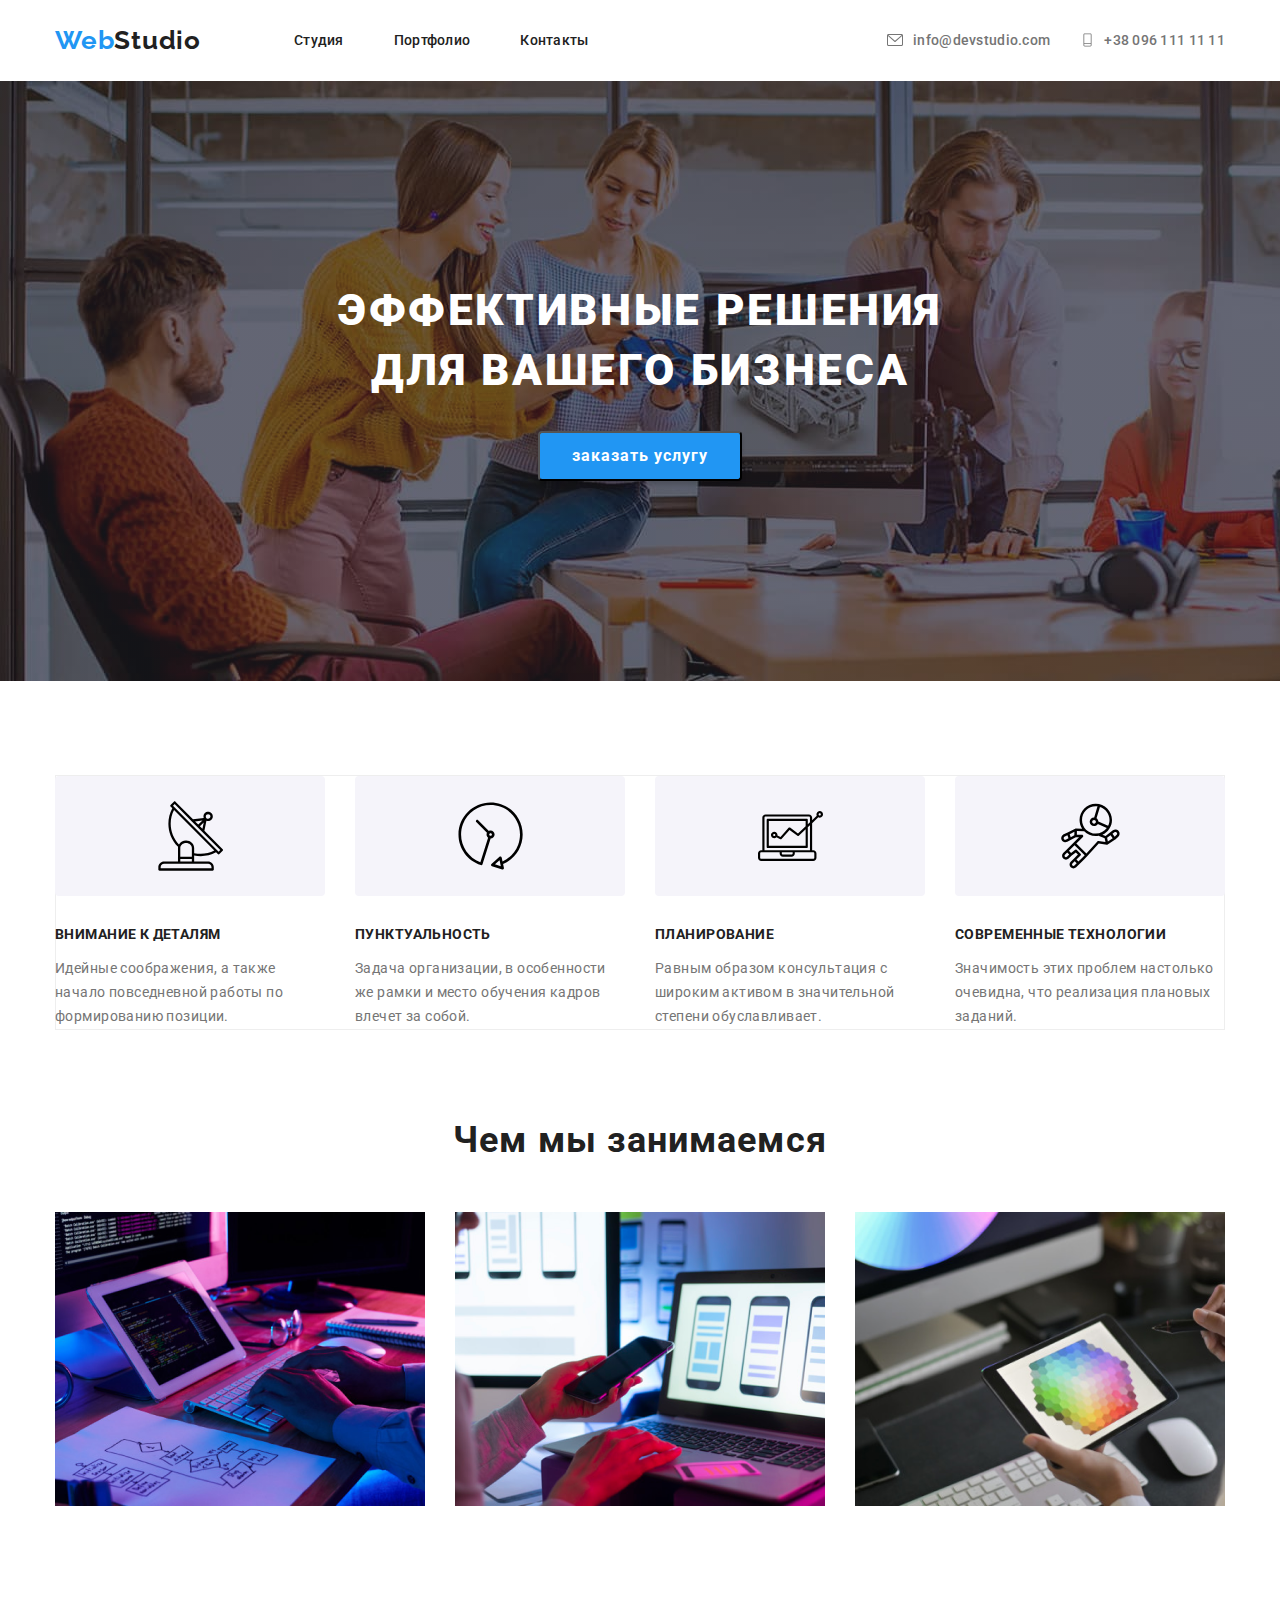
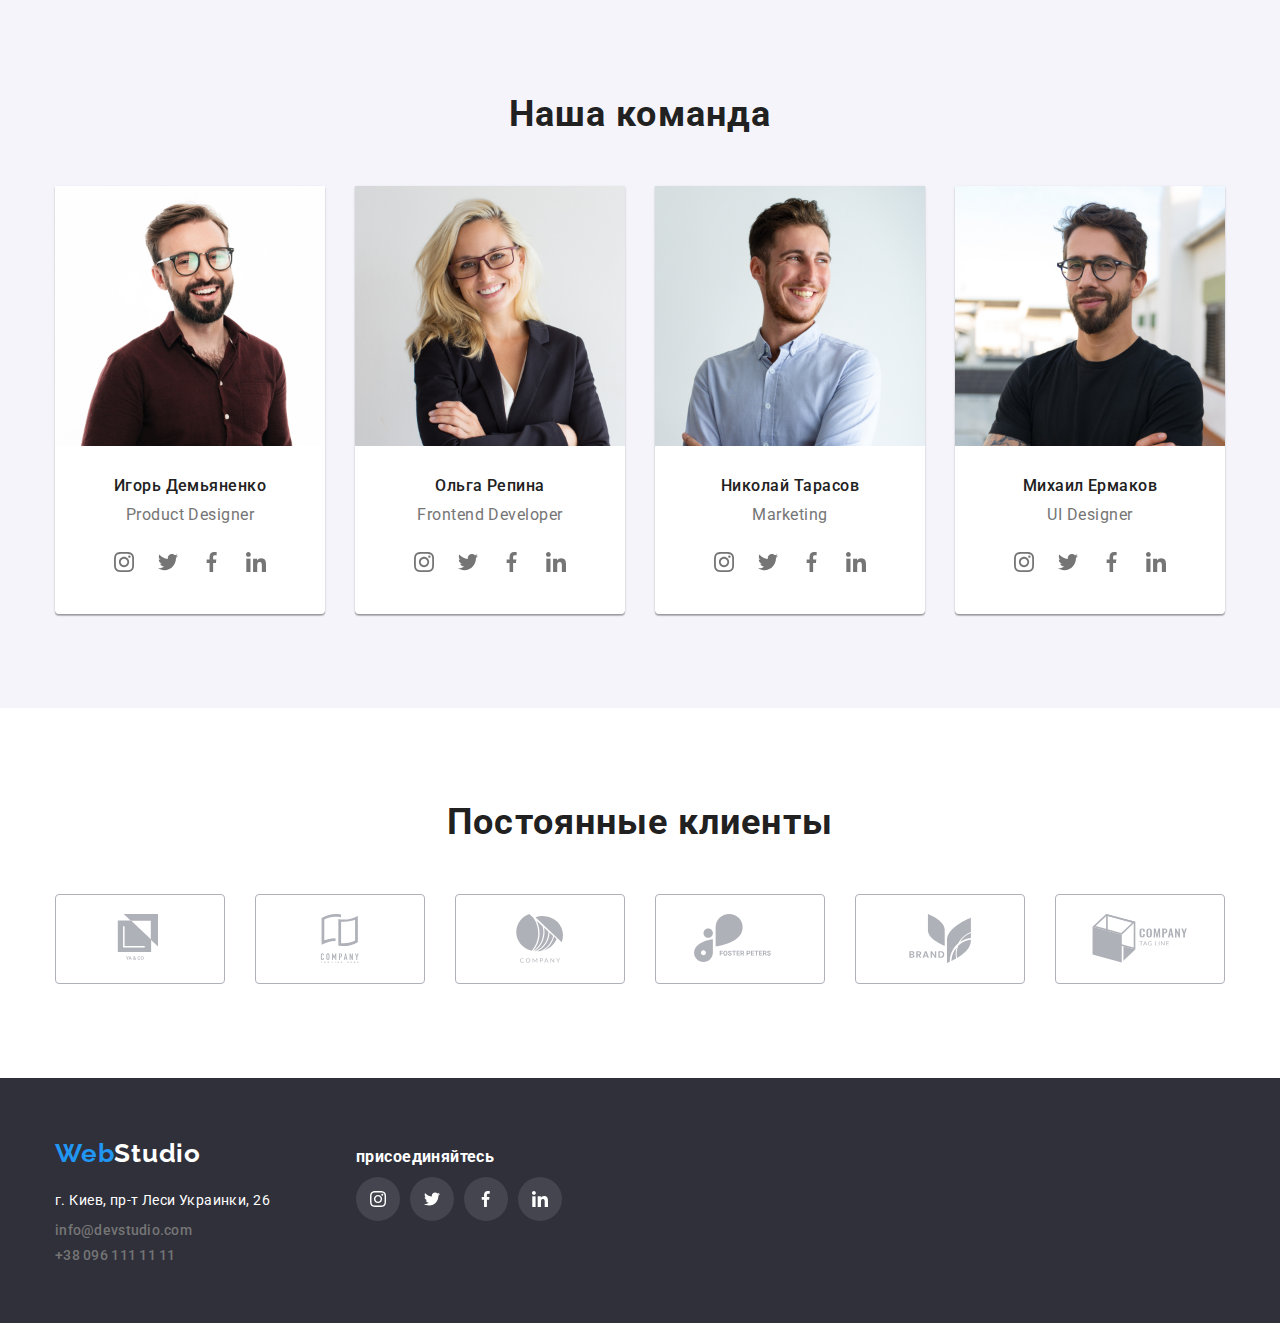
<file: index.html>
<!DOCTYPE html>
<html lang="ru">
<head>
    <meta charset="UTF-8">
    <meta name="viewport" content="width=device-width, initial-scale=1.0">
    <title>Document</title>
    <link rel="stylesheet" href="https://cdnjs.cloudflare.com/ajax/libs/modern-normalize/1.0.0/modern-normalize.min.css">
    <link rel="preconnect" href="https://fonts.gstatic.com">
<link rel="preconnect" href="https://fonts.gstatic.com">
<link href="https://fonts.googleapis.com/css2?family=Raleway:wght@700&family=Roboto:wght@400;500;700;900&display=swap"
  rel="stylesheet">
<link rel="stylesheet" href="./css/styles.css">
 
  </head>
<body>
  <header class="header">
    <div class="container">
    <nav class="nav"> 
      <a class="logo" href="/index.html" aria-label="логотип сайта"> <span class="logoweb"> Web</span><span class="logo-studio">Studio</span> 
    
    </a>

<ul class="navigation"> 
  <li class="navigation-item"> <a class="navigation-item-link"  href="/index.html" >Студия</a> </li>

  <li class="navigation-item"> <a class="navigation-item-link"   href="/portfolio.html">Портфолио</a></li>

 <li class="navigation-item"> <a class="navigation-item-link"  href="#">Контакты</a></li>



</ul>
</nav>

<address class="adress">

<svg class="adresssvg">
  <use href="/img/symbol-defs.svg#icon-envelopeconvert-hover"></use>
</svg>
<a class="address-link" href  ="info@devstudio.com">info@devstudio.com</a>
  </address>
<div class="telsvgitem">
  <svg class="telsvg">
    <use href="/img/symbol-defs.svg#icon-tel"></use>
  </svg>
  <a class="header-tell" href="tel:+38 096 111 11 11">+38 096 111 11 11</a>
</div>
  </div>
 </header>  
  <main>
<!--hero -->
<section class="hero-section">
  
  <div class="main-info">
  <h1 class="main-haiding">Эффективные решения для вашего бизнеса</h1>
  <button class="button">заказать услугу</button>
  </div>
  
</section>
<section class="section-requirements">
  <div class="container">
<ul class="list-of-requirements">
  
    <li class="list-of-requirements-item">
      <section class="listsvg">
        <svg class="list-item-svg">
          <use href="/img/symbol-defs.svg#icon-Vectorantena"></use>
        </svg>

      </section>
    
      <h3 class="base-tegs" >Внимание к деталям</h3>
  <p class="text-idea"> Идейные соображения, а также начало повседневной работы по формированию позиции.</p>
  </li>
 
  <li class="list-of-requirements-item">
    <section class="listsvg">
    <svg class="list-item-svg">
      <use href="/img/symbol-defs.svg#icon-Vectorchasiki"></use>
    </svg>
     
    </section>
    <h3 class="base-tegs">Пунктуальность</h3>
  <p class="text-idea"> Задача организации, в особенности же рамки и место обучения кадров влечет за собой.</p>
  </li>

  <li class="list-of-requirements-item">
    <section class="listsvg">
    <svg class="list-item-svg">
      <use href="/img/symbol-defs.svg#icon-Vectorcomp"></use>
    </svg>
    </section>
    <h3 class="base-tegs">Планирование</h3>
 <p class="text-idea"> Равным образом консультация с широким активом в значительной степени обуславливает.</p>
  </li>

  <li class="list-of-requirements-item">
    <section class="listsvg">
      <svg class="list-item-svg">
        <use href="/img/symbol-defs.svg#icon-Vectorcosmo"></use>
      </svg>
      </section>
    <h3 class="base-tegs">Современные технологии</h3>
<p class="text-idea"> Значимость этих проблем настолько очевидна, что реализация плановых заданий.</p>
  </li>
  
</ul>
</div>
</section>

<section class="section-profession">
  <div class="container">
 
<h2 class="work">Чем мы занимаемся</h2>

<ul class="img-set">
  <li class="img-work-set">
    <img class="img-work" src="/img/набор кода.png" alt="набор кода" width="370" height="294">
 </li>
 <li class="img-work-set">
   <img class="img-work" src="/img/подключение.png" alt="подключение сайта" width="370" height="294" > 
 </li>
 <li class="img-work-set"><img class="img-work" src="/img/дизайн.png" alt="дизайн стилизация" width="370" height="294"></li>
</ul>
</div>


</section>


  
  <section class="comand">
    
    <div class="container">
      <h2 class="over-comand">Наша команда</h2>
<ul class="fotospec">
  <li class="fotospros"><img src="/img/demyanenko.jpg" alt="" width="270" height="260"> 
    <h3 class="name">Игорь Демьяненко</H3>
    <p class="profession">Product Designer</p>
    <ul class="social-list">
      <li class="social-list-item">
        <a class="social-list-link" href="">
          <svg class="social-list-link-icon">
          <use href="/img/symbol-defs.svg#icon-instagram-2"></use>
        </svg></a>
      </li>
      <li class="social-list-item">

      <a class="social-list-link" href="">
        <svg class="social-list-link-icon">
        <use href="/img/symbol-defs.svg#icon-Vectortvit"></use>
      </svg></a>
      </li>
      <li class="social-list-item">
        <a class="social-list-link" href="">
          <svg class="social-list-link-icon">
          <use href="/img/symbol-defs.svg#icon-Vectorfaceb"></use>
        </svg></a>
      </li>
      <li class="social-list-item">
      <a class="social-list-link" href="">
        <svg class="social-list-link-icon">
        <use href="/img/symbol-defs.svg#icon-linkedin-1"></use>
      </svg></a>
     </li>
    </ul>
   
  </li>
    <li class="fotospros"><img src="/img/repina.jpg" alt="" width="270" height="260">
<h3 class="name">Ольга Репина</h3>
<p class="profession">Frontend Developer</p>
<ul class="social-list">
  <li class="social-list-item">
    <a class="social-list-link" href="">
      <svg class="social-list-link-icon">
        <use href="/img/symbol-defs.svg#icon-instagram-2"></use>
      </svg></a>
  </li>
  <li class="social-list-item">

    <a class="social-list-link" href="">
      <svg class="social-list-link-icon">
        <use href="/img/symbol-defs.svg#icon-Vectortvit"></use>
      </svg></a>
  </li>
  <li class="social-list-item">
    <a class="social-list-link" href="">
      <svg class="social-list-link-icon">
        <use href="/img/symbol-defs.svg#icon-Vectorfaceb"></use>
      </svg></a>
  </li>
  <li class="social-list-item">
    <a class="social-list-link" href="">
      <svg class="social-list-link-icon">
        <use href="/img/symbol-defs.svg#icon-linkedin-1"></use>
      </svg></a>
  </li>
</ul>
    </li>
    <li class="fotospros"><img src="/img/tarasov.jpg" alt="" width="270" height="260"> 
      <h3 class="name">Николай Тарасов</h3>
      <p class="profession">Marketing</p>
      <ul class="social-list">
        <li class="social-list-item">
          <a class="social-list-link" href="">
            <svg class="social-list-link-icon">
              <use href="/img/symbol-defs.svg#icon-instagram-2"></use>
            </svg></a>
        </li>
        <li class="social-list-item">
      
          <a class="social-list-link" href="">
            <svg class="social-list-link-icon">
              <use href="/img/symbol-defs.svg#icon-Vectortvit"></use>
            </svg></a>
        </li>
        <li class="social-list-item">
          <a class="social-list-link" href="">
            <svg class="social-list-link-icon">
              <use href="/img/symbol-defs.svg#icon-Vectorfaceb"></use>
            </svg></a>
        </li>
        <li class="social-list-item">
          <a class="social-list-link" href="">
            <svg class="social-list-link-icon">
              <use href="/img/symbol-defs.svg#icon-linkedin-1"></use>
            </svg></a>
        </li>
      </ul>
   </li>
   <li class="fotospros"><img src="/img/yermakov.jpg" alt="" width="270" height="260">
    <h3 class="name">Михаил Ермаков</h3>
    <p class="profession">UI Designer</p>
    <ul class="social-list">
      <li class="social-list-item">
        <a class="social-list-link" href="">
          <svg class="social-list-link-icon">
            <use href="/img/symbol-defs.svg#icon-instagram-2"></use>
          </svg></a>
      </li>
      <li class="social-list-item">
    
        <a class="social-list-link" href="">
          <svg class="social-list-link-icon">
            <use href="/img/symbol-defs.svg#icon-Vectortvit"></use>
          </svg></a>
      </li>
      <li class="social-list-item">
        <a class="social-list-link" href="">
          <svg class="social-list-link-icon">
            <use href="/img/symbol-defs.svg#icon-Vectorfaceb"></use>
          </svg></a>
      </li>
      <li class="social-list-item">
        <a class="social-list-link" href="">
          <svg class="social-list-link-icon">
            <use href="/img/symbol-defs.svg#icon-linkedin-1"></use>
          </svg></a>
      </li>
    </ul>

   </li>
</ul>
</div>
</section>
<section class="clients">
  <div class="container">
    <h2 class="over-clients">Постоянные клиенты</h2>
    <ul class="clients-logos">
      
      <li class="clients-logos-area">
        <a class="clients-logos-area-label" href="">
        <svg class="clients-svg">
          <use href="/img/symbol-defs.svg#icon-logo-1"></use>
        </svg>
      </a>
     
      </li>
        <li class="clients-logos-area">
          <a class="clients-logos-area-label" href="">
            <svg class="clients-svg">
              <use href="/img/symbol-defs.svg#icon-logo-2"></use>
            </svg>
          </a>
        
        </li>
      <li class="clients-logos-area">
        <a class="clients-logos-area-label" href="">
          <svg class="clients-svg">
            <use href="/img/symbol-defs.svg#icon-logo-3"></use>
          </svg>
        </a>
      
      </li>
        <li class="clients-logos-area">
          <a class="clients-logos-area-label" href="">
            <svg class="clients-svg">
              <use href="/img/symbol-defs.svg#icon-logo-4"></use>
            </svg>
          </a>
        
        </li>
      <li class="clients-logos-area">
        <a class="clients-logos-area-label" href="">
          <svg class="clients-svg">
            <use href="/img/symbol-defs.svg#icon-logo-5"></use>
          </svg>
        </a>
      
      </li>
        <li class="clients-logos-area">
          <a class="clients-logos-area-label" href="">
            <svg class="clients-svg">
              <use href="/img/symbol-defs.svg#icon-logo-6"></use>
            </svg>
          </a>
        
        </li>
     

    </ul>

  </div>

</section>
</main>
<footer class="footer">
<div class="container">
  <ul class="footer-set">
    <li class="footer-section">
  <ul class="footer-items">
  <li class="footer-item"><a class="logo" href="/index.html" aria-label="логотип сайта"> <span class="logoweb"> Web</span><span class="logo-studio-footer">Studio</span> 
    
  </a>
  </li>
  <!--контакты-->
  
    <li class="footer-item">
     
       <p class="adress-kiyv">г. Киев, пр-т Леси Украинки, 26</p> 
      </li>
    <li class="footer-item">
      <a class="address-link" href  ="info@devstudio.com">info@devstudio.com</a>
    </li>
    <li class="footer-item">
      <a class="header-tell"  href="tel:+38 096 111 11 11">+38 096 111 11 11</a>
    </li>
  </ul>
  </li>
  <li class="footer-section">
  <ul class="footer-conect">
    <li class="footer-conect-main"><h3>присоединяйтесь</h3></li>
    <li class="footer-item-section">
      <ul class="social-list-set" >
        <li class="footer-social-list-item">
          <a class="footer-social-list-item-icon" href="">
            <svg class="footer-social-list-item-svg">
              <use href="/img/symbol-defs.svg#icon-instagram-2"></use>
            </svg>
          </a>
        </li>
        <li class="footer-social-list-item">
          <a class="footer-social-list-item-icon href="">
            <svg class="footer-social-list-item-svg">
              <use href="/img/symbol-defs.svg#icon-Vectortvit"></use>
            </svg>
          </a>
        </li>
        <li class="footer-social-list-item">
          <a class="footer-social-list-item-icon href="">
            <svg class="footer-social-list-item-svg">
              <use href="/img/symbol-defs.svg#icon-Vectorfaceb"></use>
            </svg>
          </a>
        </li>
        <li class="footer-social-list-item">
          <a class="footer-social-list-item-icon href="">
            <svg class="footer-social-list-item-svg">
              <use href="/img/symbol-defs.svg#icon-linkedin-1"></use>
            </svg>
          </a>
        </li>


      </ul>
    </li>
  </ul>
  </li>
  </ul>
</div>


  
  </footer>
</body>
</html>
</file>
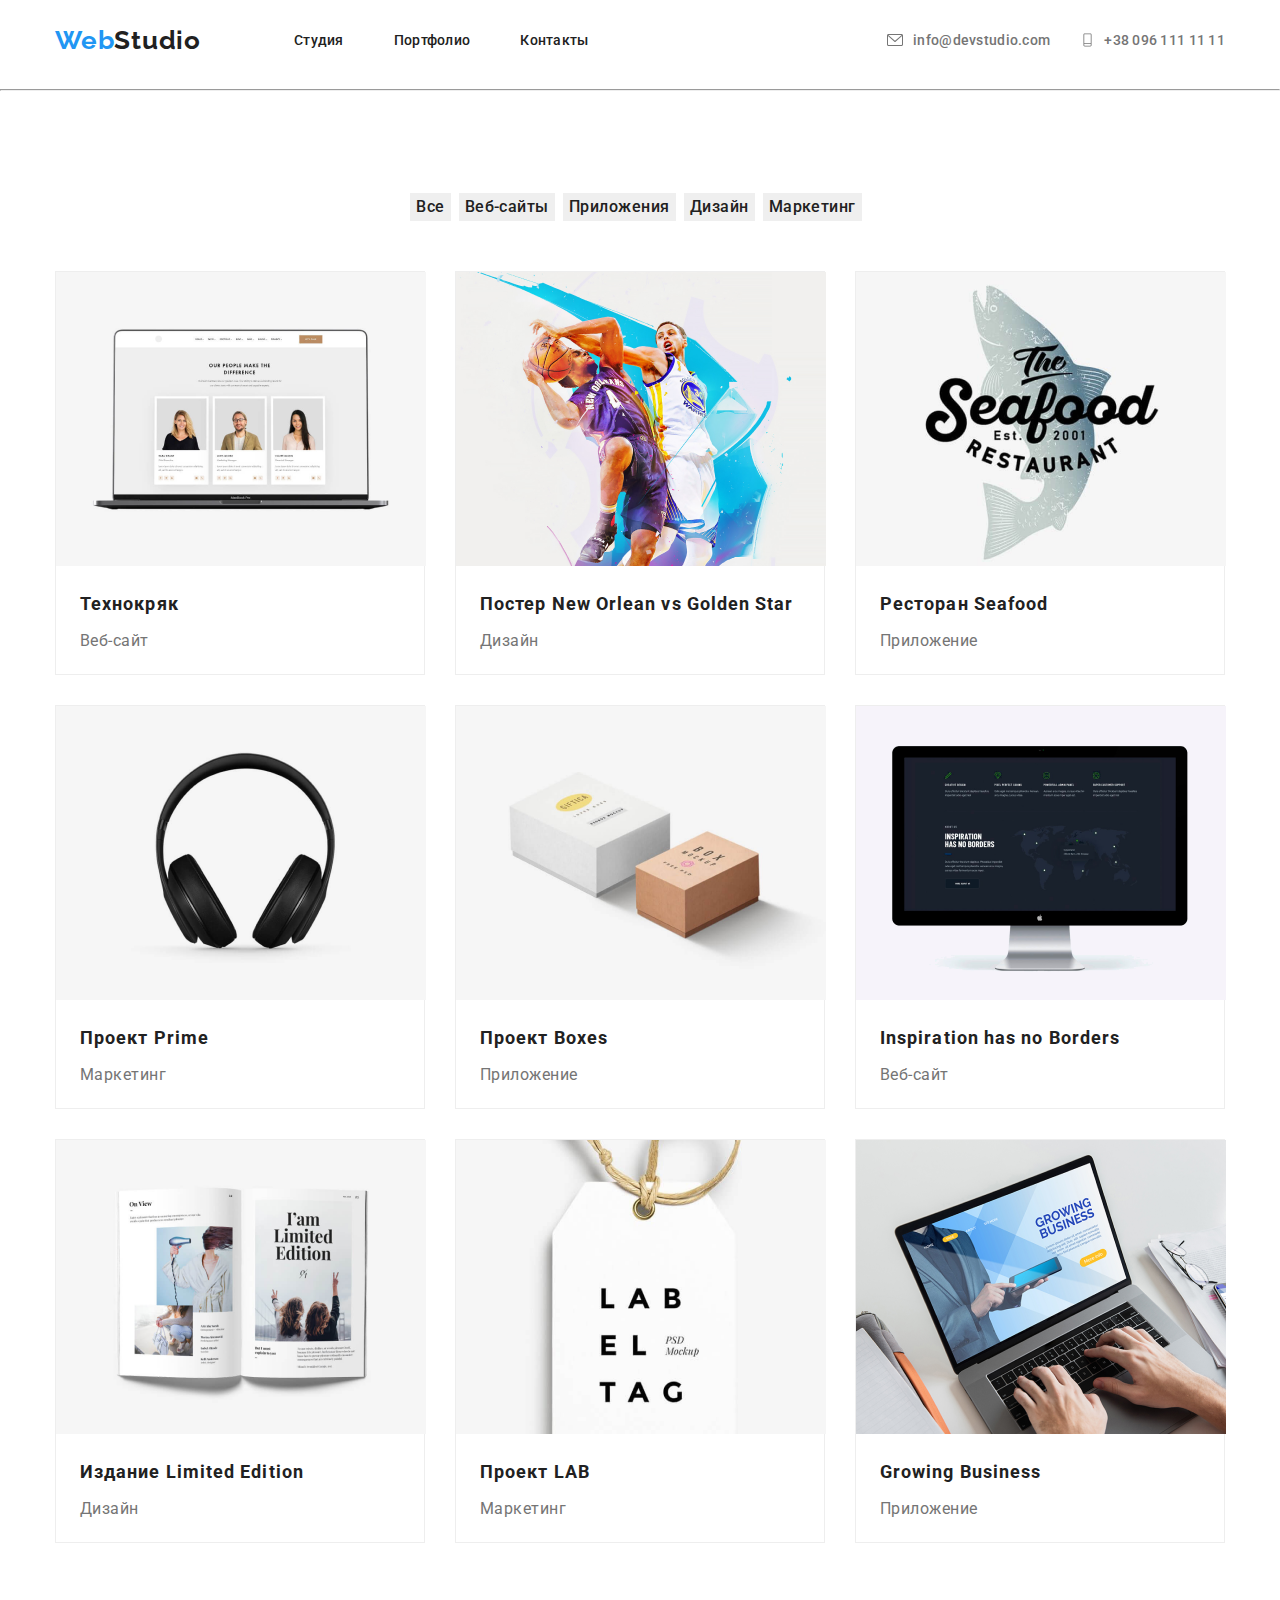
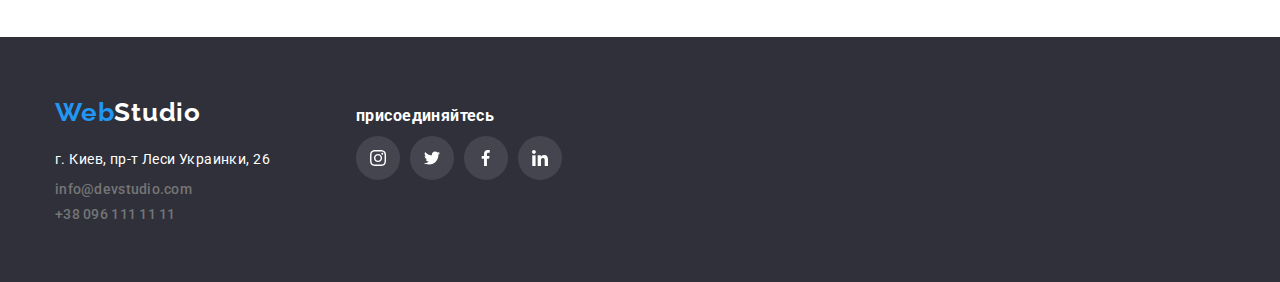
<file: portfolio.html>
<!DOCTYPE html>
<html lang="en">
<head>
    <meta charset="UTF-8">
    <meta name="viewport" content="width=device-width, initial-scale=1.0">
    <title>Document</title>
    <link rel="stylesheet" href="https://cdnjs.cloudflare.com/ajax/libs/modern-normalize/1.0.0/modern-normalize.min.css">
    <link rel="preconnect" href="https://fonts.gstatic.com">
    <link rel="preconnect" href="https://fonts.gstatic.com">
    <link href="https://fonts.googleapis.com/css2?family=Raleway:wght@700&family=Roboto:wght@400;500;700;900&display=swap"
      rel="stylesheet">
     <link rel="stylesheet" href="./css/styles.css">
</head>
<body>
    <header class="header">
      <div class="container">
        <nav class="nav"> 
          <a class="logo" href="/index.html" aria-label="логотип сайта"> <span class="logoweb"> Web</span><span class="logo-studio">Studio</span> 
         </a>
    
    <ul class="navigation"> 
      <li class="navigation-item">
         <a class="navigation-item-link"   href="/index.html" >Студия</a> </li>
    
      <li class="navigation-item">
         <a class="navigation-item-link"   href="/portfolio.html">Портфолио</a></li>
    
     <li class="navigation-item">
        <a class="navigation-item-link" href="#">Контакты</a></li>
     </ul>
    </nav>
    
    <address class="adress">
    <svg class="adresssvg">
      <use href="/img/symbol-defs.svg#icon-envelopeconvert-hover"></use>
    </svg>
    <a class="address-link"  href  ="info@devstudio.com">info@devstudio.com</a>
    
    </svg>
  </address>

<div class="telsvgitem">
  <svg class="telsvg">
    <use href="/img/symbol-defs.svg#icon-tel"></use>
  </svg>
    <a class="header-tell"  href="tel:+38 096 111 11 11">+38 096 111 11 11</a>
    </div>
  </div>
    
     </header> 
     
     <main>
      <hr>
         <!--hero-portfolio-->
         <section class="main-portfolio">
           <div class="container">
           
           
          <ul class="buttons">
            <li >
              <button class="nav-portfolio-item">Все</button>
            </li>
            <li >
             <button class="nav-portfolio-item">Веб-сайты</button>
           </li>
             <li >
               <button class="nav-portfolio-item">Приложения</button>
             </li>
             <li >
               <button class="nav-portfolio-item">Дизайн</button>
             </li>
             <li >
               <button class="nav-portfolio-item">Маркетинг</button> 
             </li>
            </ul>
           
            
             <ul class="projects">
               
                 <li class="projects-item">    
                   <div class="projects-item-div">              
                     <a href="#"> <img src="/img/технокряк.png"></a>
                    <div class="projects-item-text">
                     <h3 class="example-item">Технокряк</h3>
                     <p class="coment-item">Веб-сайт</p>
                    </div>
                    </div>
                 </li>
                
                
                 <li class="projects-item">
                  <div class="projects-item-div">
                     <a href="#"> <img src="/img/постер-баскетбол.png"></a>
                     <div class="projects-item-text">
                     <h3 class="example-item">Постер New Orlean vs Golden Star</h3>
                     <p class="coment-item">Дизайн</p>
                    </div>
                    </div>
                 </li>
                 <li class="projects-item">  
                  <div class="projects-item-div">
                     <a href="#"> <img src="/img/ресторан.png"></a>
                    <div class="projects-item-text">
                     <h3 class="example-item">Ресторан Seafood</h3>
                     <p class="coment-item">Приложение</p> 
                    </div>
                    </div>
                 </li>
                 <li class="projects-item">
                  <div class="projects-item-div">
                 <a href="#"> <img src="/img/проэкт-наушники.png"></a>
                <div class="projects-item-text">
                 <h3 class="example-item">Проект Prime</h3>
                 <p class="coment-item">Маркетинг</p>
                </div>
                </div>
                </li>
                <li class="projects-item">
                  <div class="projects-item-div">
                    <a href="#"><img src="/img/проэкт-коробки.png"></a>
                    <div class="projects-item-text">
                    <h3 class="example-item">Проект Boxes</h3>
                    <p class="coment-item">Приложение</p>
                    </div>
                    </div>
                </li>
                <li class="projects-item">
                  <div class="projects-item-div">
                    <a href="#"><img src="/img/inspiration-вєб-сайт.png"></a>
                    <div class="projects-item-text">
                    <h3 class="example-item">Inspiration has no Borders</h3>
                    <p class="coment-item">Веб-сайт</p>
                    </div>
                    </div>
                </li>
                <li class="projects-item">
                  <div class="projects-item-div">
                    <a href="#"> <img src="/img/издание.png"></a>
                    <div class="projects-item-text">
                    <h3 class="example-item">Издание Limited Edition</h3>
                    <p class="coment-item">Дизайн</p>
                    </div>
                    </div>
                </li>
                <li class="projects-item">
                  <div class="projects-item-div">
                    <a href="#"><img src="/img/проєкт-лаб.png"></a>
                    <div class="projects-item-text">
                    <h3 class="example-item">Проект LAB</h3>
                    <p class="coment-item">Маркетинг</p>
                    </div>
                    </div>
                </li>
                <li class="projects-item">
                  <div class="projects-item-div">
                    <a href="#"> <img src="/img/расти-бизнес.png"> </a>
                    <div class="projects-item-text">
                    <h3 class="example-item">Growing Business</h3>
                    <p class="coment-item">Приложение</p>
                    </div>
                    </div>
                </li>

             </ul>
            </div>
         </section>

     </main>
    <footer class="footer">
      <div class="container">
        <ul class="footer-set">
          <li class="footer-section">
            <ul class="footer-items">
              <li class="footer-item"><a class="logo" href="/index.html" aria-label="логотип сайта"> <span class="logoweb">
                    Web</span><span class="logo-studio-footer">Studio</span>
    
                </a>
              </li>
              <!--контакты-->
    
              <li class="footer-item">
    
                <p class="adress-kiyv">г. Киев, пр-т Леси Украинки, 26</p>
              </li>
              <li class="footer-item">
                <a class="address-link" href="info@devstudio.com">info@devstudio.com</a>
              </li>
              <li class="footer-item">
                <a class="header-tell" href="tel:+38 096 111 11 11">+38 096 111 11 11</a>
              </li>
            </ul>
          </li>
          <li class="footer-section">
            <ul class="footer-conect">
              <li class="footer-conect-main">
                <h3>присоединяйтесь</h3>
              </li>
              <li class="footer-item-section">
                <ul class="social-list-set">
                  <li class="footer-social-list-item">
                    <a class="footer-social-list-item-icon" href="">
                      <svg class="footer-social-list-item-svg">
                        <use href="/img/symbol-defs.svg#icon-instagram-2"></use>
                      </svg>
                    </a>
                  </li>
                  <li class="footer-social-list-item">
                    <a class="footer-social-list-item-icon href="">
                <svg class=" footer-social-list-item-svg">
                      <use href="/img/symbol-defs.svg#icon-Vectortvit"></use>
                      </svg>
                    </a>
                  </li>
                  <li class="footer-social-list-item">
                    <a class="footer-social-list-item-icon href="">
                <svg class=" footer-social-list-item-svg">
                      <use href="/img/symbol-defs.svg#icon-Vectorfaceb"></use>
                      </svg>
                    </a>
                  </li>
                  <li class="footer-social-list-item">
                    <a class="footer-social-list-item-icon href="">
                <svg class=" footer-social-list-item-svg">
                      <use href="/img/symbol-defs.svg#icon-linkedin-1"></use>
                      </svg>
                    </a>
                  </li>
    
    
                </ul>
              </li>
            </ul>
          </li>
        </ul>
      </div>
    
    
    
    </footer>
</body>
</html>
</file>
<file: css/styles.css>
a {
  text-decoration: none;
}
.navigation-item-link {
  font-family: 'Roboto', sans-serif;
  font-weight: 500;
  font-size: 14px;
  line-height: 1.142;
  letter-spacing: 0.02em;
  color: #212121;
}

html {
  box-sizing: border-box;
}
*,
*::before,
*::after {
  box-sizing: inherit;
}

ul {
  list-style: none;
}

.address-link {
  display: flex;
  font-family: 'Roboto', sans-serif;
  font-weight: 500;
  font-size: 14px;
  line-height: 1.142;
  letter-spacing: 0.02em;
  color: #757575;
}

/* =====header====== */
.header {
  display: flex;
  align-items: center;
  justify-content: center;

  margin: auto;
}

.header {
  padding-top: 25px;
  padding-bottom: 25px;
  background: #ffffff;
}
.nav {
  display: flex;
  align-items: center;
  justify-content: flex-start;
}
.header .container {
  display: flex;
  align-items: center;
}
.container {
  width: 1200px;
  padding-left: 15px;
  padding-right: 15px;
  margin: 0 auto;
}

.navigation {
  display: flex;
  align-items: center;
}
.header .logo {
  margin-right: 93px;
}
.navigation-item:not(:last-child) {
  margin-right: 50px;
}
.adresssvg {
  display: block;
  width: 16px;
  height: 16px;
  fill: rgba(117, 117, 117, 1);
  margin-right: 10px;
}
.adresssvg :hover,
.adresssvg :focus {
  fill: #2196f3;
}

.adress {
  display: flex;
  margin-left: auto;
  align-items: center;
}
.header .address-link {
  display: flex;
  align-items: center;
}
.header-tell {
  display: flex;
  flex-wrap: nowrap;
  font-family: 'Roboto', sans-serif;
  font-weight: 500;
  font-size: 14px;
  line-height: 1.142;
  letter-spacing: 0.02em;
  color: #757575;
}
.telsvgitem {
  display: flex;
  margin-left: 31px;
  align-items: center;
}

.telsvg {
  display: flex;
  width: 13px;
  height: 26px;
  fill: #757575;
  margin-right: 10px;
}

.telsvg:hover,
.telsvg:focus {
  fill: #2196f3;
}
.navigation-item :hover,
.navigation-item :focus,
.address-link:hover,
.address-link:focus,
.header-tell:hover,
.header-tell:focus {
  color: #2196f3;
}

.adress {
  font-style: normal;
}
.header .header-tell {
  font-style: normal;

  margin-left: auto;
}
.logoweb {
  color: #2196f3;
}
.logo-studio {
  color: #212121;
}
.logo {
  font-family: 'Raleway', sans-serif;
  font-style: normal;
  font-weight: bold;
  font-size: 26px;
  line-height: 1.192;
  /* identical to box height */

  letter-spacing: 0.03em;
}
.hero-section {
  padding-top: 200px;
  padding-bottom: 200px;
  background: #2f303a;
  background-image: linear-gradient(
      rgba(47, 48, 58, 0.4),
      rgba(47, 48, 58, 0.4)
    ),
    url(../img/Img-background\ —\ копия.jpg);
  background-repeat: no-repeat;
  background-size: cover;
}
.main-haiding {
  font-family: 'Roboto', sans-serif;
  font-style: normal;
  font-weight: 900;
  font-size: 44px;
  line-height: 1.363;
  /* or 136% */

  text-align: center;
  letter-spacing: 0.06em;
  text-transform: uppercase;

  color: #ffffff;

  align-items: center;
  justify-content: center;
}
.button {
  font-family: 'Roboto', sans-serif;
  font-style: normal;
  font-weight: bold;
  font-size: 16px;
  line-height: 1.875;
  /* identical to box height, or 187% */

  display: flex;
  align-items: center;
  text-align: center;
  letter-spacing: 0.06em;

  color: #ffffff;
  background: #2196f3;
  box-shadow: 0px 4px 4px rgba(0, 0, 0, 0.15);
  border-radius: 4px;
  cursor: pointer;
  min-width: 200px;
  height: 50px;
  padding: 10px 32px;
  margin-top: 30px;
}
.main-info {
  display: flex;
  align-items: center;
  text-align: center;
  flex-wrap: wrap;
  flex-direction: column;
  justify-content: center;
  width: 726px;
  padding-left: 15px;
  padding-right: 15px;

  margin: 0 auto;
}
.listsvg {
  width: 65px;
  height: 70px;
  display: flex;
  justify-content: center;
  align-items: center;
}
.section-requirements {
  height: 251px;

  margin-top: 94px;

  display: flex;
  justify-content: center;
}
.listsvg {
  height: 120px;
  width: 270px;
  background-color: rgba(245, 244, 250, 1);
  border-radius: 4px;
}
.list-item-svg {
  width: 65px;
  height: 70px;
}
.list-item-svg :hover,
.list-item-svg:focus {
  fill: #2196f3;
}

.list-of-requirements {
  display: flex;
  align-items: center;

  justify-content: center;
  flex-direction: row;

  border: 1px solid rgba(238, 238, 238, 1);
}
.base-tegs {
  padding-top: 30px;
  display: flex;
  align-items: center;
  justify-content: start;
  font-family: 'Roboto', sans-serif;
  font-style: normal;
  font-weight: bold;
  font-size: 14px;
  line-height: 16px;
  letter-spacing: 0.03em;
  text-transform: uppercase;
  padding-bottom: 15px;

  color: #212121;
}
.list-of-requirements-item:not(:last-child) {
  margin-right: 30px;
}
.text-idea {
  font-family: 'Roboto', sans-serif;
  font-style: normal;
  font-weight: normal;
  font-size: 14px;
  line-height: 1.714;
  /* or 171% */

  letter-spacing: 0.03em;

  color: #757575;
}
.section-profession {
  display: flex;
  align-items: center;
  justify-content: space-between;
  flex-direction: centerolumn;

  height: 386px;
  margin-bottom: 94px;
  margin-top: 94px;
}

.work {
  font-family: 'Roboto', sans-serif;
  font-style: normal;
  font-weight: bold;
  font-size: 36px;
  line-height: 1.166;
  text-align: center;
  letter-spacing: 0.03em;

  padding-bottom: 50px;

  display: flex;
  justify-content: center;

  align-items: center;

  color: #212121;
}

.img-work {
  width: 370px;
  height: 294px;
  display: flex;
  align-items: center;
}

.img-set {
  display: flex;
  align-items: center;
  justify-content: center;
}

.img-work {
  display: flex;
  align-items: center;
  justify-content: center;
}
.img-work-set:not(:last-child) {
  margin-right: 30px;
}

.over-comand {
  font-family: 'Roboto', sans-serif;
  font-style: normal;
  font-weight: bold;
  font-size: 36px;
  line-height: 1.166;
  text-align: center;
  letter-spacing: 0.03em;
  display: flex;
  align-items: center;
  justify-content: center;
  margin-bottom: 50px;

  color: #212121;
}
.comand {
  display: flex;
  align-items: center;
  justify-content: center;
  flex-direction: column;
  padding-top: 94px;
  padding-bottom: 94px;

  background: rgba(245, 244, 250, 1);

  height: 708px;
  left: 0px;
  top: 1449px;
  border-radius: 0px;
}

.fotospec {
  display: flex;
  align-items: center;
  justify-content: center;
}
.fotospros {
  background-color: rgba(255, 255, 255, 1);
  display: flex;
  justify-content: center;
  flex-direction: column;
  align-items: center;
  outline: rgba(255, 255, 255, 1);
  box-shadow: 0px 1px 3px rgba(0, 0, 0, 0.12), 0px 1px 1px rgba(0, 0, 0, 0.14),
    0px 2px 1px rgba(0, 0, 0, 0.2);
  border-radius: 0px 0px 4px 4px;
  padding-bottom: 30px;
}
.social-list {
  display: flex;
  justify-content: center;
  align-items: center;

  padding-top: 16px;
}
.fotospros:not(:last-child) {
  margin-right: 30px;
}
.name {
  font-family: 'Roboto', sans-serif;
  font-style: normal;
  font-weight: 500;
  font-size: 16px;
  line-height: 1.187;
  /* identical to box height */

  text-align: center;
  letter-spacing: 0.03em;

  color: #212121;
  padding-top: 30px;
}
.profession {
  font-family: 'Roboto', sans-serif;
  font-style: normal;
  font-weight: normal;
  font-size: 16px;
  line-height: 1.187;
  /* identical to box height */

  text-align: center;
  letter-spacing: 0.03em;

  color: #757575;
  padding-top: 10px;
}
.social-list-link {
  display: flex;
  justify-content: center;
  align-items: center;
  width: 44px;
  height: 44px;
  display: flex;
  background: #ffffff;
  border-radius: 50%;
}
.social-list-link:hover,
.social-list-link:focus {
  background: #2196f3;
}
.social-list-link:hover .social-list-link-icon,
.social-list-link:focus .social-list-link-icon {
  fill: #ffffff;
}

.social-list-link-icon {
  width: 20px;
  height: 20px;
  fill: #757575;
}
.clients {
  height: 370px;
  display: flex;
  align-items: center;
  justify-content: center;
  flex-direction: column;
  padding-top: 94px;
  padding-bottom: 94px;
}
.over-clients {
  font-family: Roboto;
  font-style: normal;
  font-weight: bold;
  font-size: 36px;
  line-height: 1.166;
  text-align: center;
  letter-spacing: 0.03em;

  color: #212121;
}
.clients-logos {
  display: flex;
  margin-top: 50px;
}
.clients-logos-area {
  width: 170px;
  height: 90px;
  display: flex;
}
.clients-logos-area:not(:last-child) {
  margin-right: 30px;
}

.clients-svg {
  display: flex;
  align-items: center;
  justify-content: center;
  width: auto;
  height: 49px;
  fill: #afb1b8;
}
.clients-logos-area-label:hover,
.clients-logos-area-label:focus {
  fill: #2196f3;
}
.clients-logos-area-label:hover .clients-svg,
.clients-logos-area-label:focus .clients-svg {
  fill: #2196f3;
}
.clients-logos-area-label {
  border: 1px solid #afb1b8;
  box-sizing: border-box;
  border-radius: 4px;
  width: 170px;
  height: 90px;
  display: flex;
  align-items: center;
  justify-content: center;
}
.clients-logos-area-label:hover,
.clients-logos-area-label:focus {
  border: 1px solid #2196f3;
}
.footer-conect {
  display: flex;
  align-items: flex-start;
  flex-direction: column;
}
.social-list-set {
  display: flex;
  align-items: center;
}
.footer-item-section {
  display: flex;
  align-items: center;
}
.footer-conect-main {
  font-family: Roboto;
  font-style: normal;
  font-weight: bold;
  font-size: 14px;
  line-height: 1.142;
  letter-spacing: 0.03em;
  display: flex;
  padding-top: 10px;
  padding-bottom: 10px;
  color: #ffffff;
}

.footer-social-list-item-icon {
  display: flex;
  width: 44px;
  height: 44px;
  border-radius: 50%;
  background: rgba(255, 255, 255, 0.1);
  align-items: center;
  justify-content: center;
}
.footer-social-list-item:hover .footer-social-list-item-icon,
.footer-social-list-item:focus .footer-social-list-item-icon {
  background: #2196f3;
}
.footer-social-list-item:not(:last-child) {
  margin-right: 10px;
}

.footer-social-list-item-svg {
  display: flex;
  height: 16px;
  align-items: center;
  justify-content: center;
  fill: white;
}
.footer-set {
  display: flex;
}
.footer-section {
  width: 231px;
  display: flex;
}
.footer-section:not(:first-child) {
  margin-left: 70px;
}

.footer {
  padding-top: 60px;
  padding-bottom: 60px;

  background: #2f303a;
}
.footer .container {
  display: flex;
}

.logo-studio-footer {
  color: white;
}
.adress-kiyv {
  padding-top: 20px;
}
.footer .address-link {
  padding-top: 9px;
}
.footer .header-tell {
  padding-top: 9px;
}
.footer-item {
  display: flex;
}
.adress-kiyv {
  font-family: 'Roboto', sans-serif;
  font-style: normal;
  font-weight: normal;
  font-size: 14px;
  line-height: 1.714;
  /* or 171% */

  letter-spacing: 0.03em;

  color: #ffffff;
}
/*===============end-studio======*/
.portfolio .header {
  border: 1px solid rgba(236, 236, 236, 1);
}
.main-portfolio {
  padding-bottom: 64px;
  padding-top: 94px;
}
.main-portfolio .container {
  display: flex;
  flex-direction: column;
  justify-content: center;
  align-items: center;
}

.nav-portfolio-item {
  display: flex;
  justify-content: center;
  font-family: 'Roboto', sans-serif;
  font-style: normal;
  font-weight: 500;
  font-size: 16px;
  line-height: 1.625;
  /* identical to box height, or 162% */

  text-align: center;
  letter-spacing: 0.03em;

  color: #212121;
}
.main-portfolio .container {
  display: flex;
}
.nav-portfolio-item {
  margin-right: 8px;
}
.nav-portfolio-item:last-of-type {
  margin-right: none;
}
.buttons {
  display: flex;
  padding-bottom: 50px;
}
.nav-portfolio-item {
  border: none;
}
.nav-portfolio-item:hover,
.nav-portfolio-item:focus {
  color: #ffffff;
  background: #2196f3;
}
.projects {
  display: flex;
  flex-wrap: wrap;
  margin-right: -30px;
}
.projects-item-text {
  padding: 20px 24px;
}
.projects-item-div {
  width: 370px;
  height: 404px;
  border: 1px solid rgba(238, 238, 238, 1);
}
.projects-item {
  margin-right: 30px;
  margin-bottom: 30px;
  width: 370px;
  height: 404px;
}
.projects-item-div:hover,
.projects-item-div:focus {
  box-shadow: 0px 1px 1px rgba(0, 0, 0, 0.12), 0px 4px 4px rgba(0, 0, 0, 0.06),
    1px 4px 6px rgba(0, 0, 0, 0.16);
}

.projects-item:nth-child(3n) {
  margin-right: 0;
}
.example-item {
  font-family: 'Roboto', sans-serif;
  font-style: normal;
  font-weight: bold;
  font-size: 18px;
  line-height: 2;
  /* identical to box height, or 200% */

  letter-spacing: 0.06em;

  color: #212121;
}
.coment-item {
  font-family: Roboto;
  font-style: normal;
  font-weight: normal;
  font-size: 16px;
  line-height: 1.875;
  /* identical to box height, or 187% */

  letter-spacing: 0.03em;

  color: #757575;
  padding-top: 4px;
  padding-bottom: 10px;
}
.hr {
  border: 1px solid #ececec;
}
h1,
h2,
h3,
h4 {
  margin: 0;
}
ul,
ol {
  margin: 0;
  padding: 0;
}
p {
  margin: 0;
}
img {
  display: flex;
}
</file>
